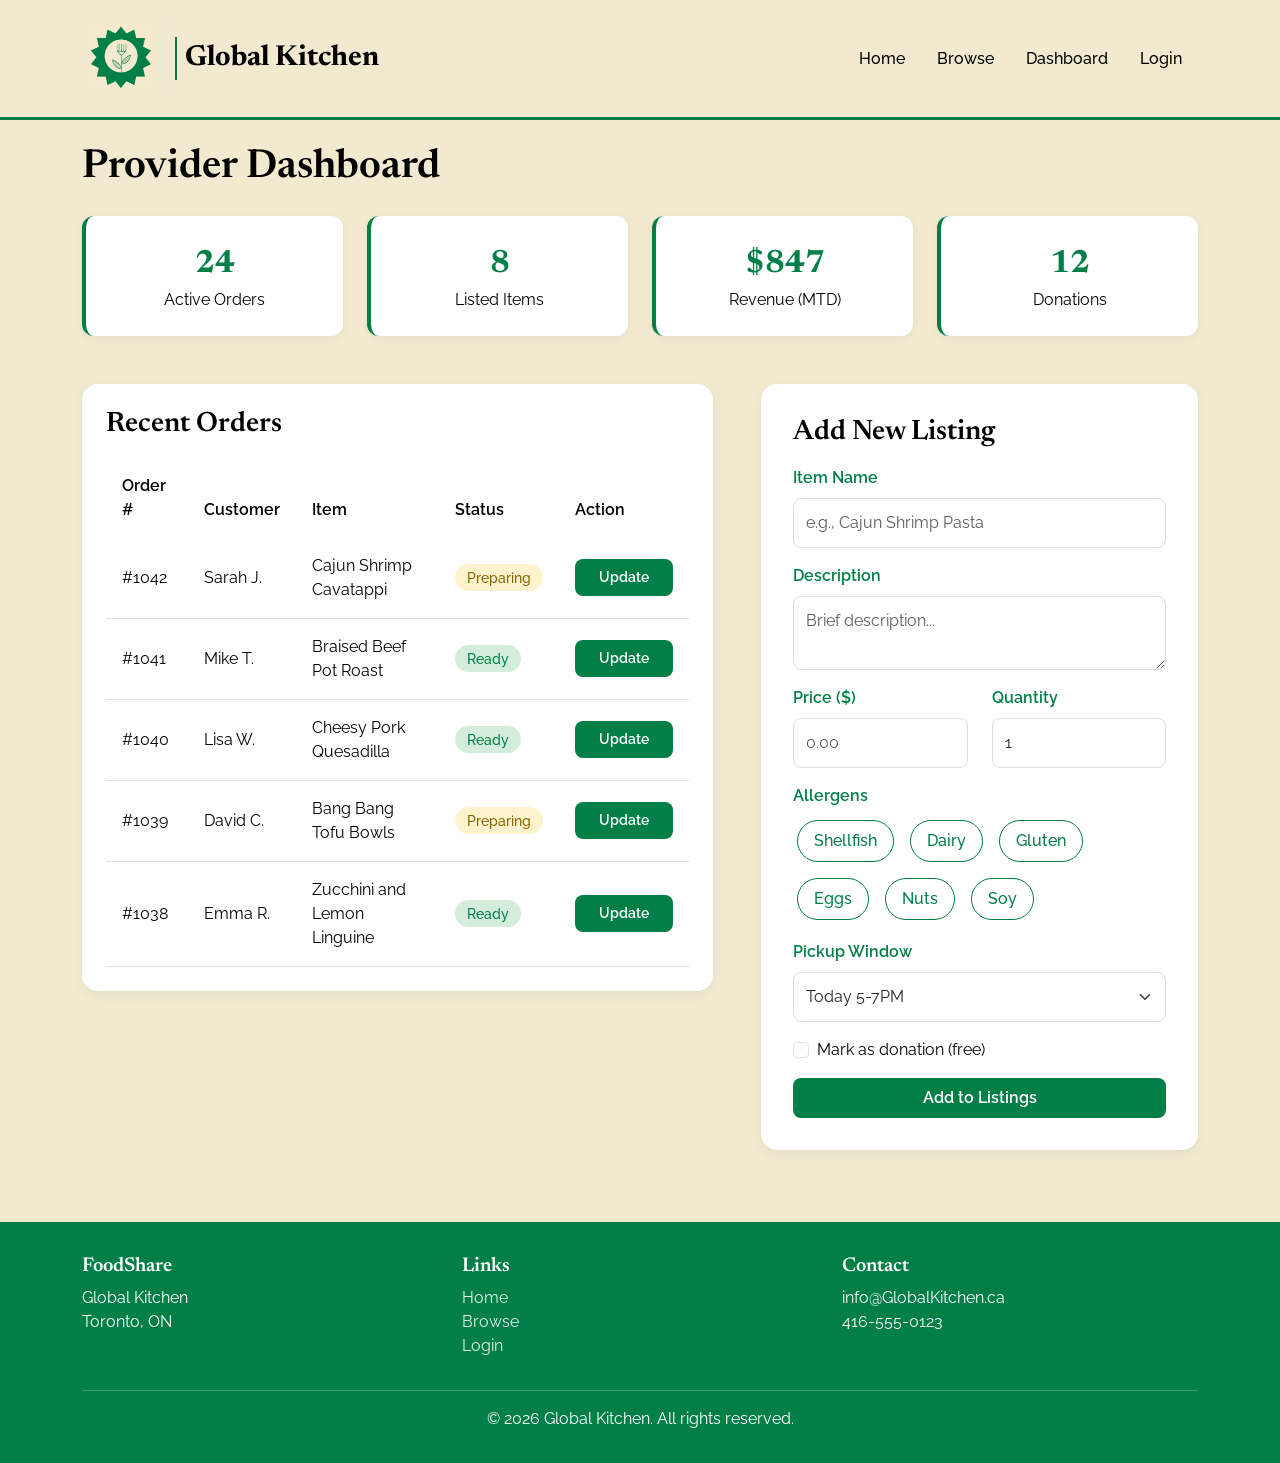
<file: dashboard.html>
<!DOCTYPE html>
<html lang="en">
<head>
    <meta charset="UTF-8">
    <meta name="viewport" content="width=device-width, initial-scale=1.0">
    <title>FoodShare - Provider Dashboard</title>
    
    <!-- Fonts, Bootstrap, CSS -->
    <link rel="preconnect" href="https://fonts.googleapis.com">
    <link rel="preconnect" href="https://fonts.gstatic.com" crossorigin>
    <link href="https://fonts.googleapis.com/css2?family=Mansalva&family=Newsreader:ital,opsz,wght@0,6..72,200..800;1,6..72,200..800&family=Raleway:wght@100..900&display=swap" rel="stylesheet">
    <link href="https://cdn.jsdelivr.net/npm/bootstrap@5.3.0/dist/css/bootstrap.min.css" rel="stylesheet">
    
    <link rel="stylesheet" href="style.css">

</head>

<body>
    <!-- Navigation -->
    <nav class="navbar navbar-expand-lg">
    <div class="container">
        <a class="navbar-brand" href="index.html">
            <img src="/images/logo.png" alt="FoodShare" height="75">
            <span class="global-kitchen">Global Kitchen</span>
        </a>
        
        <button class="navbar-toggler" type="button" data-bs-toggle="collapse" data-bs-target="#navbarNav">
            <span class="navbar-toggler-icon"></span>
        </button>
        
        <div class="collapse navbar-collapse" id="navbarNav">
            <ul class="navbar-nav ms-auto">
                <li class="nav-item">
                    <a class="nav-link" href="index.html">Home</a>
                </li>
                <li class="nav-item">
                    <a class="nav-link" href="browse.html">Browse</a>
                </li>
                <li class="nav-item">
                    <a class="nav-link" href="dashboard.html">Dashboard</a>
                </li>
                <li class="nav-item">
                    <a class="nav-link" href="login.html">Login</a>
                </li>
            </ul>
        </div>
    </div>
    </nav>

    <main class="container my-4">
        <h1 class="mb-4">Provider Dashboard</h1>
        
        <!-- Stats Row -->
        <div class="row g-4 mb-5">
            <div class="col-md-3">
                <div class="stats-card">
                    <div class="stats-number">24</div>
                    <div>Active Orders</div>
                </div>
            </div>
            <div class="col-md-3">
                <div class="stats-card">
                    <div class="stats-number">8</div>
                    <div>Listed Items</div>
                </div>
            </div>
            <div class="col-md-3">
                <div class="stats-card">
                    <div class="stats-number">$847</div>
                    <div>Revenue (MTD)</div>
                </div>
            </div>
            <div class="col-md-3">
                <div class="stats-card">
                    <div class="stats-number">12</div>
                    <div>Donations</div>
                </div>
            </div>
        </div>
        
        <!-- Two Columns: Orders Table + Add Form -->
        <div class="row g-5">
            <!-- Left Column - Recent Orders -->
            <div class="col-lg-7">
                <div class="table-container">
                    <h3 class="mb-3">Recent Orders</h3>
                    <table class="table">
                        <thead>
                            <tr>
                                <th>Order #</th>
                                <th>Customer</th>
                                <th>Item</th>
                                <th>Status</th>
                                <th>Action</th>
                            </tr>
                        </thead>
                        <tbody>
                            <tr>
                                <td>#1042</td>
                                <td>Sarah J.</td>
                                <td>Cajun Shrimp Cavatappi</td>
                                <td><span class="badge-status badge-preparing">Preparing</span></td>
                                <td><button class="btn btn-sm btn-primary">Update</button></td>
                            </tr>
                            <tr>
                                <td>#1041</td>
                                <td>Mike T.</td>
                                <td>Braised Beef Pot Roast</td>
                                <td><span class="badge-status badge-ready">Ready</span></td>
                                <td><button class="btn btn-sm btn-primary">Update</button></td>
                            </tr>
                            <tr>
                                <td>#1040</td>
                                <td>Lisa W.</td>
                                <td>Cheesy Pork Quesadilla</td>
                                <td><span class="badge-status badge-ready">Ready</span></td>
                                <td><button class="btn btn-sm btn-primary">Update</button></td>
                            </tr>
                            <tr>
                                <td>#1039</td>
                                <td>David C.</td>
                                <td>Bang Bang Tofu Bowls</td>
                                <td><span class="badge-status badge-preparing">Preparing</span></td>
                                <td><button class="btn btn-sm btn-primary">Update</button></td>
                            </tr>
                            <tr>
                                <td>#1038</td>
                                <td>Emma R.</td>
                                <td>Zucchini and Lemon Linguine</td>
                                <td><span class="badge-status badge-ready">Ready</span></td>
                                <td><button class="btn btn-sm btn-primary">Update</button></td>
                            </tr>
                        </tbody>
                    </table>
                </div>
            </div>
            
            <!-- Right Column - Add New Listing Form -->
            <div class="col-lg-5">
                <div class="form-container">
                    <h3 class="mb-3">Add New Listing</h3>
                    <form>
                        <div class="mb-3">
                            <label class="form-label">Item Name</label>
                            <input type="text" class="form-control" placeholder="e.g., Cajun Shrimp Pasta">
                        </div>
                        
                        <div class="mb-3">
                            <label class="form-label">Description</label>
                            <textarea class="form-control" rows="2" placeholder="Brief description..."></textarea>
                        </div>
                        
                        <div class="row mb-3">
                            <div class="col">
                                <label class="form-label">Price ($)</label>
                                <input type="number" class="form-control" placeholder="0.00">
                            </div>
                            <div class="col">
                                <label class="form-label">Quantity</label>
                                <input type="number" class="form-control" value="1">
                            </div>
                        </div>
                        
                        <div class="mb-3">
                            <label class="form-label">Allergens</label>
                            <div class="d-flex flex-wrap gap-2">
                                <span class="filter-chip">Shellfish</span>
                                <span class="filter-chip">Dairy</span>
                                <span class="filter-chip">Gluten</span>
                                <span class="filter-chip">Eggs</span>
                                <span class="filter-chip">Nuts</span>
                                <span class="filter-chip">Soy</span>
                            </div>
                        </div>
                        
                        <div class="mb-3">
                            <label class="form-label">Pickup Window</label>
                            <select class="form-select">
                                <option>Today 5-7PM</option>
                                <option>Today 7-9PM</option>
                                <option>Tomorrow 11AM-2PM</option>
                                <option>Custom...</option>
                            </select>
                        </div>
                        
                        <div class="mb-3 form-check">
                            <input type="checkbox" class="form-check-input" id="donation">
                            <label class="form-check-label" for="donation">Mark as donation (free)</label>
                        </div>
                        
                        <button type="submit" class="btn btn-primary w-100">Add to Listings</button>
                    </form>
                </div>
            </div>
        </div>
    </main>

    <!-- Footer -->
    <footer>
        <div class="container">
            <div class="row">
                <div class="col-md-4">
                    <h5>FoodShare</h5>
                    <p>Global Kitchen<br>Toronto, ON</p>
                </div>
                <div class="col-md-4">
                    <h5>Links</h5>
                    <ul class="list-unstyled">
                        <li><a href="index.html" class="footer-link">Home</a></li>
                        <li><a href="browse.html" class="footer-link">Browse</a></li>
                        <li><a href="login.html" class="footer-link">Login</a></li>
                    </ul>
                </div>
                <div class="col-md-4">
                    <h5>Contact</h5>
                    <p>info@GlobalKitchen.ca<br>416-555-0123</p>
                </div>
            </div>
            <hr class="bg-white">
            <p class="text-center mb-0">&copy; 2026 Global Kitchen. All rights reserved.</p>
        </div>
    </footer>

    <script src="https://cdn.jsdelivr.net/npm/bootstrap@5.3.0/dist/js/bootstrap.bundle.min.js"></script>
</body>
</html>
</file>
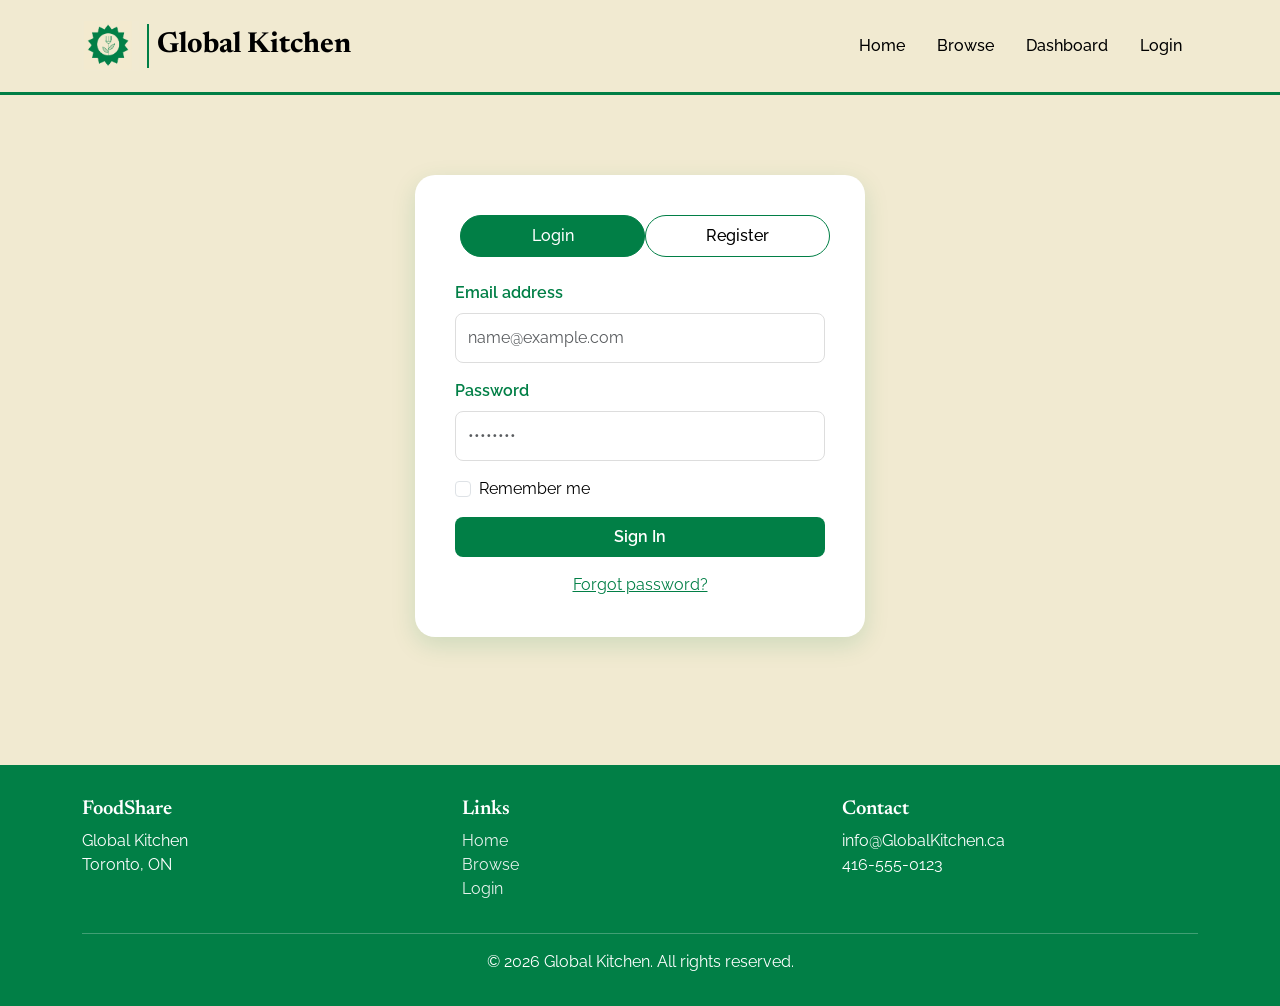
<file: login.html>
<!DOCTYPE html>
<html lang="en">
<head>
    <meta charset="UTF-8">
    <meta name="viewport" content="width=device-width, initial-scale=1.0">
    <title>FoodShare - Login / Register</title>

    <!-- Fonts, Bootstrap, CSS -->
    <link rel="preconnect" href="https://fonts.googleapis.com">
    <link rel="preconnect" href="https://fonts.gstatic.com" crossorigin>
    <link href="https://fonts.googleapis.com/css2?family=Mansalva&family=Newsreader:ital,opsz,wght@0,6..72,200..800;1,6..72,200..800&family=Raleway:wght@100..900&display=swap" rel="stylesheet">
    <link href="https://cdn.jsdelivr.net/npm/bootstrap@5.3.0/dist/css/bootstrap.min.css" rel="stylesheet">
    
    <link rel="stylesheet" href="style.css">

</head>

<body>
    <!-- Navigation  -->
    <nav class="navbar navbar-expand-lg">
    <div class="container">
        <a class="navbar-brand" href="index.html">
            <img src="/images/logo.png" alt="FoodShare" height="50">
            <span class="global-kitchen">Global Kitchen</span>
        </a>
        
        <button class="navbar-toggler" type="button" data-bs-toggle="collapse" data-bs-target="#navbarNav">
            <span class="navbar-toggler-icon"></span>
        </button>
        
        <div class="collapse navbar-collapse" id="navbarNav">
            <ul class="navbar-nav ms-auto">
                <li class="nav-item">
                    <a class="nav-link" href="index.html">Home</a>
                </li>
                <li class="nav-item">
                    <a class="nav-link" href="browse.html">Browse</a>
                </li>
                <li class="nav-item">
                    <a class="nav-link" href="dashboard.html">Dashboard</a>
                </li>
                <li class="nav-item">
                    <a class="nav-link" href="login.html">Login</a>
                </li>
            </ul>
        </div>
    </div>
</nav>

    <main class="container my-5">
        <div class="login-card">
            <!-- Tabs -->
            <ul class="nav nav-pills nav-justified mb-4" id="authTabs" role="tablist">
                <li class="nav-item" role="presentation">
                    <button class="nav-link active" id="login-tab" data-bs-toggle="tab" data-bs-target="#login" type="button" role="tab">Login</button>
                </li>
                <li class="nav-item" role="presentation">
                    <button class="nav-link" id="register-tab" data-bs-toggle="tab" data-bs-target="#register" type="button" role="tab">Register</button>
                </li>
            </ul>
            
            <!-- Tab Content -->
            <div class="tab-content" id="authTabsContent">
                <!-- Login Form -->
                <div class="tab-pane fade show active" id="login" role="tabpanel">
                    <form>
                        <div class="mb-3">
                            <label class="form-label">Email address</label>
                            <input type="email" class="form-control" placeholder="name@example.com">
                        </div>
                        <div class="mb-3">
                            <label class="form-label">Password</label>
                            <input type="password" class="form-control" placeholder="••••••••">
                        </div>
                        <div class="mb-3 form-check">
                            <input type="checkbox" class="form-check-input" id="remember">
                            <label class="form-check-label" for="remember">Remember me</label>
                        </div>
                        <button type="submit" class="btn btn-primary w-100">Sign In</button>
                    </form>
                    <div class="text-center mt-3">
                        <a href="#" class="text-green">Forgot password?</a>
                    </div>
                </div>
                
                <!-- Register Form -->
                <div class="tab-pane fade" id="register" role="tabpanel">
                    <form>
                        <div class="mb-3">
                            <label class="form-label">Full Name</label>
                            <input type="text" class="form-control" placeholder="John Doe">
                        </div>
                        <div class="mb-3">
                            <label class="form-label">Email address</label>
                            <input type="email" class="form-control" placeholder="name@example.com">
                        </div>
                        <div class="mb-3">
                            <label class="form-label">Password</label>
                            <input type="password" class="form-control" placeholder="Create a password">
                        </div>
                        <div class="mb-3">
                            <label class="form-label">Confirm Password</label>
                            <input type="password" class="form-control" placeholder="••••••••">
                        </div>
                        <div class="mb-3">
                            <label class="form-label">I am a...</label>
                            <select class="form-select">
                                <option selected>Customer</option>
                                <option>Provider</option>
                            </select>
                        </div>
                        <div class="mb-3 form-check">
                            <input type="checkbox" class="form-check-input" id="terms">
                            <label class="form-check-label" for="terms">I agree to the Terms & Conditions</label>
                        </div>
                        <button type="submit" class="btn btn-primary w-100">Create Account</button>
                    </form>
                </div>
            </div>
        </div>
    </main>

    <!-- Footer -->
    <footer>
        <div class="container">
            <div class="row">
                <div class="col-md-4">
                    <h5>FoodShare</h5>
                    <p>Global Kitchen<br>Toronto, ON</p>
                </div>
                <div class="col-md-4">
                    <h5>Links</h5>
                    <ul class="list-unstyled">
                        <li><a href="index.html" class="footer-link">Home</a></li>
                        <li><a href="browse.html" class="footer-link">Browse</a></li>
                        <li><a href="login.html" class="footer-link">Login</a></li>
                    </ul>
                </div>
                <div class="col-md-4">
                    <h5>Contact</h5>
                    <p>info@GlobalKitchen.ca<br>416-555-0123</p>
                </div>
            </div>
            <hr class="bg-white">
            <p class="text-center mb-0">&copy; 2026 Global Kitchen. All rights reserved.</p>
        </div>
    </footer>

    <script src="https://cdn.jsdelivr.net/npm/bootstrap@5.3.0/dist/js/bootstrap.bundle.min.js"></script>
</body>
</html>
</file>
<file: style.css>
/* ===== VARIABLES ===== */
:root {
    --green: #017F46;
    --beige: #F1EAD1;
    --black: #000000;
    --white: #ffffff;
    --gray-light: #e9ecef;
}

/* ===== BASE STYLES ===== */
body {
    background-color: var(--beige);
    color: var(--black);
    font-family: 'Raleway', sans-serif;
    margin: 0;
    padding: 0;
    min-height: 100vh;
    display: flex;
    flex-direction: column;
}

main {
    flex: 1;
}

/* ===== TYPOGRAPHY ===== */
h1, h2, h3, h4, h5, h6 {
    font-family: 'Newsreader', serif;
    font-weight: 600;
}

.food-title, .blurb, .item-name {
    font-family: 'Mansalva', cursive;
    font-size: 1.2rem;
    color: var(--green);
}

.small-caption {
    font-family: 'Mansalva', cursive;
    font-size: 0.9rem;
}

/* ===== NAVBAR ===== */
.navbar {
    background-color: var(--beige) !important;
    border-bottom: 3px solid var(--green);
    padding: 1rem 0;
}

.navbar-brand {
    font-family: 'Newsreader', serif;
    font-weight: 700;
    color: var(--green) !important;
    font-size: 1.8rem;
    display: flex;
    align-items: center;
}

.global-kitchen {
    font-family: 'Newsreader', serif;
    color: var(--black);
    font-size: 1.8rem;
    margin-left: 0.5rem;
    border-left: 2px solid var(--green);
    padding-left: 0.5rem;
}

.nav-link {
    color: var(--black) !important;
    font-weight: 500;
    margin: 0 0.5rem;
}

.nav-link:hover {
    color: var(--green) !important;
}

/* ===== BUTTONS ===== */
.btn {
    font-family: 'Raleway', sans-serif;
    font-weight: 600;
    border-radius: 8px;
    padding: 0.5rem 1.5rem;
    border: none;
}

.btn-primary {
    background-color: var(--green);
    color: white;
}

.btn-primary:hover {
    background-color: #016538;
    color: white;
}

.btn-outline {
    background-color: transparent;
    border: 2px solid var(--green);
    color: var(--green);
}

.btn-outline:hover {
    background-color: var(--green);
    color: white;
}

.btn-beige {
    background-color: var(--beige);
    color: var(--green);
    border: 2px solid var(--green);
}

.btn-beige:hover {
    background-color: var(--green);
    color: var(--beige);
}

/* coupon button hover */
.btn-outline-primary {
    border-color: var(--green);
    color: var(--green);
}

.btn-outline-primary:hover {
    background-color: var(--green);
    border-color: var(--green);
    color: white;
}

/* radio button styling  */
.form-check-input:checked {
    background-color: var(--green);
    border-color: var(--green);
}

.form-check-input:focus {
    border-color: var(--green);
    box-shadow: 0 0 0 0.2rem rgba(1, 127, 70, 0.25);
}

/* ===== HERO SECTION (Home Page) ===== */
.hero-section {
    background-color: var(--green);
    color: white;
    padding: 4rem 0;
    margin-bottom: 2rem;
    border-radius: 0 0 2rem 2rem;
}

.hero-title {
    font-family: 'Newsreader', serif;
    font-size: 3rem;
    font-weight: 700;
}

.hero-subtitle {
    font-family: 'Mansalva', cursive;
    font-size: 1.5rem;
    margin-bottom: 2rem;
}

/* force fix hero */
.hero-section {
    background-color: #017F46 !important;
}

.hero-section h1,
.hero-section p,
.hero-section .lead {
    color: white !important;
    opacity: 1 !important;
    visibility: visible !important;
    transition: none !important;
}

.hero-section:hover,
.hero-section:hover h1,
.hero-section:hover p,
.hero-section:hover .lead {
    color: white !important;
    background-color: #017F46 !important;
    opacity: 1 !important;
    visibility: visible !important;
}

/* ===== CARDS ===== */
.card {
    background-color: white;
    border: none;
    border-radius: 16px;
    overflow: hidden;
    box-shadow: 0 4px 12px rgba(0,0,0,0.08);
    transition: transform 0.2s;
    height: 100%;
}

.card:hover {
    transform: translateY(-4px);
    box-shadow: 0 8px 16px rgba(1, 127, 70, 0.15);
}

.card-img-top {
    height: 180px;
    object-fit: cover;
    background-color: var(--gray-light);
    display: flex;
    align-items: center;
    justify-content: center;
    color: #999;
}

.card-title {
    font-family: 'Mansalva', cursive;
    color: var(--green);
    font-size: 1.3rem;
    margin-bottom: 0.5rem;
}

.card-text {
    font-size: 0.9rem;
}

.price {
    font-weight: 700;
    color: var(--green);
    font-size: 1.2rem;
}

/* ===== FILTER CHIPS ===== */
.filter-chip {
    display: inline-block;
    padding: 0.5rem 1rem;
    background-color: white;
    border: 1px solid var(--green);
    border-radius: 30px;
    color: var(--green);
    font-weight: 500;
    margin: 0.25rem;
    cursor: pointer;
}

.filter-chip:hover, .filter-chip.active {
    background-color: var(--green);
    color: white;
}

/* ===== FORMS ===== */
.form-container {
    background-color: white;
    border-radius: 16px;
    padding: 2rem;
    box-shadow: 0 4px 12px rgba(0,0,0,0.05);
}

.form-label {
    font-weight: 600;
    color: var(--green);
}

.form-control, .form-select {
    border-radius: 8px;
    border: 1px solid #ddd;
    padding: 0.75rem;
    font-family: 'Raleway', sans-serif;
}

.form-control:focus, .form-select:focus {
    border-color: var(--green);
    box-shadow: 0 0 0 0.2rem rgba(1, 127, 70, 0.25);
    outline: none;
}

/* ===== TABLES ===== */
.table-container {
    background-color: white;
    border-radius: 16px;
    padding: 1.5rem;
    box-shadow: 0 4px 12px rgba(0,0,0,0.05);
}

.table {
    margin-bottom: 0;
}

.table thead {
    background-color: var(--green);
    color: white;
}

.table thead th {
    font-weight: 600;
    border: none;
    padding: 1rem;
}

.table tbody td {
    padding: 1rem;
    vertical-align: middle;
}

.badge-status {
    padding: 0.35rem 0.75rem;
    border-radius: 30px;
    font-size: 0.85rem;
    font-weight: 500;
}

.badge-preparing {
    background-color: #fff3cd;
    color: #856404;
}

.badge-ready {
    background-color: #d4edda;
    color: var(--green);
}

/* ===== ITEM DETAILS PAGE ===== */
.allergen-badge {
    background-color: var(--beige);
    color: var(--black);
    padding: 0.35rem 0.75rem;
    border-radius: 30px;
    font-size: 0.9rem;
    margin-right: 0.5rem;
    margin-bottom: 0.5rem;
    display: inline-block;
    border: 1px solid var(--green);
}

.allergen-icon {
    font-size: 1.2rem;
    margin-right: 0.25rem;
}

/* ===== PROVIDER DASHBOARD ===== */
.stats-card {
    background-color: white;
    border-radius: 12px;
    padding: 1.5rem;
    text-align: center;
    border-left: 4px solid var(--green);
    box-shadow: 0 2px 8px rgba(0,0,0,0.05);
}

.stats-number {
    font-size: 2rem;
    font-weight: 700;
    color: var(--green);
    font-family: 'Newsreader', serif;
}

/* ===== LOGIN PAGE ===== */
.login-card {
    background-color: white;
    border-radius: 20px;
    padding: 2.5rem;
    box-shadow: 0 8px 24px rgba(1, 127, 70, 0.15);
    max-width: 450px;
    margin: 2rem auto;
}

/* Login/Register tabs  */
.nav-pills .nav-link {
    color: var(--green);
    border: 1px solid var(--green);
    margin: 0 5px;
    border-radius: 30px;
    background-color: transparent;
}

.nav-pills .nav-link.active {
    background-color: var(--green) !important;
    color: white !important;
    border-color: var(--green);
}

.nav-pills .nav-link:hover:not(.active) {
    background-color: rgba(1, 127, 70, 0.1);
    color: var(--green);
}

/* ===== FOOTER ===== */
footer {
    background-color: var(--green);
    color: white;
    padding: 2rem 0;
    margin-top: 3rem;
}

.footer-link {
    color: white;
    text-decoration: none;
    opacity: 0.9;
}

.footer-link:hover {
    color: white;
    opacity: 1;
    text-decoration: underline;
}

/* ===== UTILITIES ===== */
.bg-green {
    background-color: var(--green);
}

.bg-beige {
    background-color: var(--beige);
}

.text-green {
    color: var(--green);
}

.placeholder-img {
    background-color: #ddd;
    width: 100%;
    height: 100%;
    display: flex;
    align-items: center;
    justify-content: center;
    color: #666;
    font-family: 'Mansalva', cursive;
}

.image-placeholder {
    background-color: #e0e0e0;
    background-image: linear-gradient(45deg, #ccc 25%, #ddd 25%, #ddd 50%, #ccc 50%, #ccc 75%, #ddd 75%, #ddd 100%);
    background-size: 20px 20px;
}
</file>
